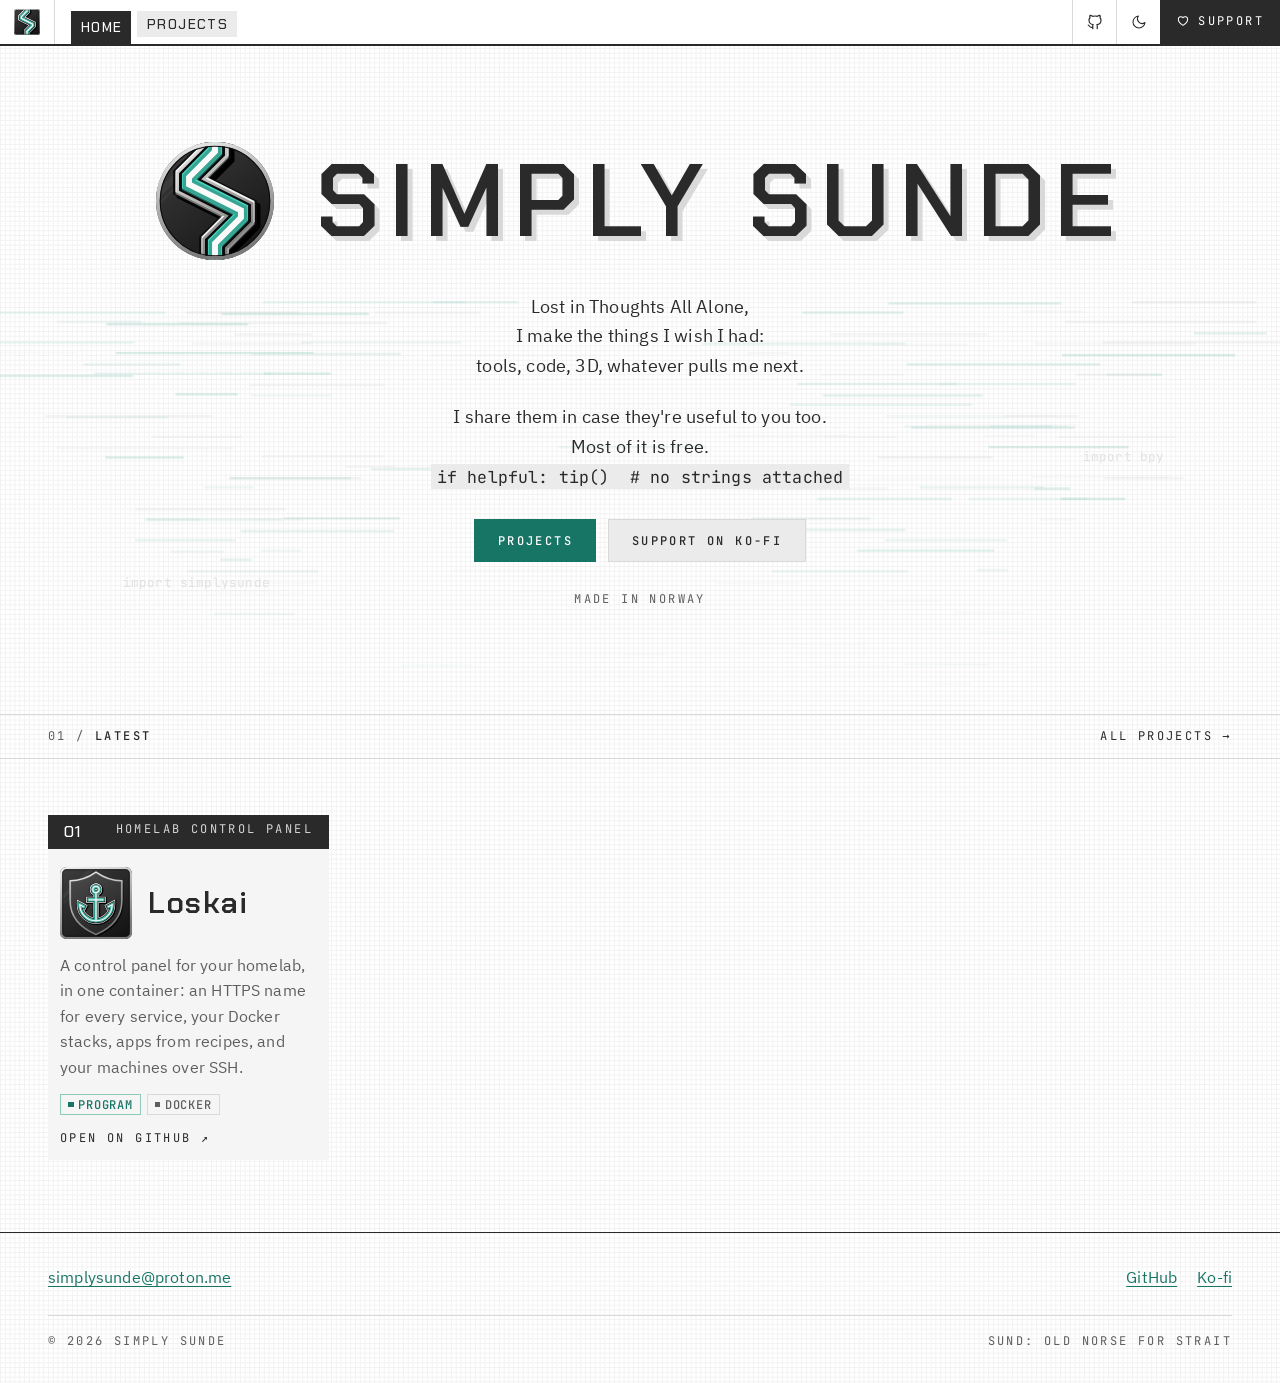
<file: index.html>
<!doctype html>
<html lang="en" class="ss">
<head>
<meta charset="utf-8">
<meta name="viewport" content="width=device-width, initial-scale=1">
<title>Simply Sunde</title>
<meta name="description" content="Tools, code and 3D by Simply Sunde. Shared in case they're useful to you too.">
<link rel="icon" href="mark.svg" type="image/svg+xml">
<link rel="preload" href="fonts/chakra-petch-600.woff2" as="font" type="font/woff2" crossorigin>
<link rel="preload" href="fonts/ibm-plex-sans-400.woff2" as="font" type="font/woff2" crossorigin>
<link rel="stylesheet" href="fonts.css">
<link rel="stylesheet" href="simplysunde.css">
<link rel="stylesheet" href="site.css">
<style>
  /* the home page's hero; the shared layout is in site.css */
  /* hero */
  .hero { position: relative; padding: 96px 24px 88px; text-align: center }
  .hero .name { display: flex; align-items: center; justify-content: center; gap: 0.4em; flex-wrap: wrap; margin: 0 0 32px; font-size: clamp(2.4rem, 8vw, 6.5rem); letter-spacing: 0.08em; line-height: 1; text-shadow: 0.05em 0.05em 0 var(--ss-border) }
  .hero .name img { width: 1.15em; height: 1.15em }
  .hero .verse { font-size: 1.15rem; margin: 0 auto 1.4rem; max-width: 34rem }
  .hero .actions { display: flex; gap: 12px; justify-content: center; flex-wrap: wrap; margin: 28px 0 0 }
  .hero .actions .ss-button { padding: 0.8rem 1.4rem }
  .hero .note { margin-top: 28px; color: var(--ss-muted) }

  /* water shimmer behind the hero, after the banner's reflection */
  .hero { overflow: hidden }
  .hero > :not(.water) { position: relative }
  .water { position: absolute; left: 0; right: 0; bottom: 0; width: 100%; height: 62%; opacity: 0.75; will-change: transform }
  .water g { will-change: transform, opacity }
  .water .a { fill: var(--ss-accent-soft) }
  .water .g { fill: var(--ss-border) }
  .water text { fill: var(--ss-border); font: 11px var(--ss-font-mono) }
  @media (max-width: 640px) {
    .hero { padding: 64px 16px }
    .hero .verse { font-size: 1rem }
    .hero code { font-size: 0.8em }
  }
</style>
</head>
<body>
<header class="bar">
  <a class="home" href="/" aria-label="Simply Sunde home"><img src="mark-square.svg" alt="" width="26" height="26"></a>
  <nav class="tabs" aria-label="Main">
    <a class="to-home" href="/" aria-current="page">Home</a>
    <a href="projects/">Projects</a>
  </nav>
  <div class="end">
    <a class="icon" href="https://github.com/simplysunde" aria-label="GitHub">
      <svg width="18" height="18" viewBox="0 0 24 24" fill="none" stroke="currentColor" stroke-width="1.6" stroke-linecap="round" stroke-linejoin="round" aria-hidden="true"><path d="M9 19c-4.3 1.4-4.3-2.5-6-3m12 5v-3.5c0-1 .1-1.4-.5-2 2.8-.3 5.5-1.4 5.5-6a4.6 4.6 0 0 0-1.3-3.2 4.2 4.2 0 0 0-.1-3.2s-1.1-.3-3.5 1.3a12.3 12.3 0 0 0-6.2 0C6.5 2.8 5.4 3.1 5.4 3.1a4.2 4.2 0 0 0-.1 3.2A4.6 4.6 0 0 0 4 9.5c0 4.6 2.7 5.7 5.5 6-.6.6-.6 1.2-.5 2V21"/></svg>
    </a>
    <button class="icon" type="button" id="theme" aria-label="Switch light and dark">
      <svg width="16" height="16" viewBox="0 0 24 24" fill="none" stroke="currentColor" stroke-width="1.6" stroke-linecap="round" stroke-linejoin="round" aria-hidden="true"><path d="M21 12.8A9 9 0 1 1 11.2 3a7 7 0 0 0 9.8 9.8z"/></svg>
    </button>
    <a class="support mono" href="https://ko-fi.com/simplysunde"><svg width="14" height="14" viewBox="0 0.5 24 24" fill="none" stroke="currentColor" stroke-width="1.8" stroke-linecap="round" stroke-linejoin="round" aria-hidden="true"><path d="M12 20s-8-4.6-8-10.4A4.4 4.4 0 0 1 12 7a4.4 4.4 0 0 1 8 2.6C20 15.4 12 20 12 20z"/></svg>Support</a>
  </div>
</header>

<div class="page">
  <main>
    <section class="hero">
      <svg class="water" viewBox="0 0 1200 360" preserveAspectRatio="xMidYMax slice" aria-hidden="true"><g><rect class="a" x="272" y="1" width="176" height="2" opacity="0.31"/><rect class="a" x="816" y="2" width="150" height="2" opacity="0.52"/><rect class="a" x="420" y="1" width="74" height="2" opacity="0.39"/><rect class="g" x="1028" y="1" width="108" height="2" opacity="0.66"/><rect class="g" x="369" y="10" width="92" height="2" opacity="0.48"/><rect class="a" x="20" y="10" width="167" height="2" opacity="0.39"/><rect class="g" x="205" y="10" width="99" height="2" opacity="0.69"/><rect class="a" x="741" y="10" width="88" height="2" opacity="0.51"/><rect class="a" x="236" y="11" width="128" height="2" opacity="0.69"/><rect class="g" x="932" y="9" width="53" height="2" opacity="0.29"/><rect class="g" x="198" y="19" width="182" height="2" opacity="0.55"/><rect class="a" x="136" y="20" width="123" height="2" opacity="0.69"/><rect class="g" x="970" y="18" width="166" height="2" opacity="0.61"/><rect class="a" x="93" y="18" width="73" height="2" opacity="0.25"/><rect class="a" x="1082" y="28" width="63" height="2" opacity="0.51"/><rect class="g" x="247" y="29" width="68" height="2" opacity="0.51"/><rect class="g" x="766" y="29" width="137" height="2" opacity="0.40"/><rect class="g" x="1002" y="36" width="177" height="2" opacity="0.59"/><rect class="g" x="943" y="37" width="139" height="2" opacity="0.42"/><rect class="g" x="802" y="38" width="83" height="2" opacity="0.38"/><rect class="a" x="654" y="37" width="177" height="2" opacity="0.40"/><rect class="g" x="210" y="37" width="104" height="2" opacity="0.45"/><rect class="a" x="17" y="36" width="143" height="2" opacity="0.38"/><rect class="a" x="305" y="36" width="139" height="2" opacity="0.29"/><rect class="a" x="967" y="47" width="151" height="2" opacity="0.64"/><rect class="g" x="192" y="45" width="40" height="2" opacity="0.27"/><rect class="g" x="694" y="45" width="36" height="2" opacity="0.37"/><rect class="a" x="262" y="46" width="130" height="2" opacity="0.41"/><rect class="g" x="418" y="47" width="144" height="2" opacity="0.24"/><rect class="a" x="144" y="45" width="172" height="2" opacity="0.65"/><rect class="g" x="677" y="46" width="65" height="2" opacity="0.17"/><rect class="g" x="32" y="45" width="79" height="2" opacity="0.24"/><rect class="a" x="832" y="55" width="168" height="2" opacity="0.52"/><rect class="a" x="116" y="55" width="84" height="2" opacity="0.38"/><rect class="a" x="1006" y="64" width="48" height="2" opacity="0.57"/><rect class="g" x="758" y="64" width="71" height="2" opacity="0.31"/><rect class="g" x="980" y="64" width="66" height="2" opacity="0.58"/><rect class="a" x="125" y="63" width="154" height="2" opacity="0.36"/><rect class="a" x="273" y="63" width="58" height="2" opacity="0.63"/><rect class="a" x="39" y="65" width="120" height="2" opacity="0.57"/><rect class="a" x="737" y="72" width="139" height="2" opacity="0.41"/><rect class="g" x="261" y="73" width="117" height="2" opacity="0.44"/><rect class="a" x="860" y="72" width="119" height="2" opacity="0.32"/><rect class="a" x="759" y="82" width="139" height="2" opacity="0.49"/><rect class="a" x="196" y="81" width="54" height="2" opacity="0.61"/><rect class="a" x="262" y="82" width="70" height="2" opacity="0.23"/><rect class="g" x="544" y="90" width="75" height="2" opacity="0.10"/><rect class="a" x="730" y="90" width="159" height="2" opacity="0.36"/><rect class="g" x="153" y="100" width="48" height="2" opacity="0.24"/><rect class="g" x="707" y="101" width="58" height="2" opacity="0.16"/><rect class="g" x="83" y="100" width="145" height="2" opacity="0.51"/><rect class="a" x="814" y="100" width="150" height="2" opacity="0.21"/><rect class="a" x="101" y="101" width="88" height="2" opacity="0.28"/><rect class="g" x="916" y="100" width="65" height="2" opacity="0.53"/><rect class="a" x="836" y="110" width="142" height="2" opacity="0.51"/><rect class="a" x="905" y="109" width="53" height="2" opacity="0.46"/><rect class="g" x="849" y="108" width="133" height="2" opacity="0.22"/><rect class="a" x="830" y="109" width="142" height="2" opacity="0.28"/><rect class="g" x="761" y="118" width="62" height="2" opacity="0.36"/><rect class="g" x="964" y="118" width="101" height="2" opacity="0.41"/><rect class="g" x="677" y="117" width="103" height="2" opacity="0.25"/><rect class="g" x="466" y="118" width="75" height="2" opacity="0.13"/><rect class="g" x="175" y="118" width="79" height="2" opacity="0.44"/><rect class="g" x="900" y="117" width="44" height="2" opacity="0.30"/></g><g><rect class="a" x="529" y="127" width="128" height="2" opacity="0.16"/><rect class="a" x="903" y="127" width="122" height="2" opacity="0.41"/><rect class="g" x="93" y="128" width="154" height="2" opacity="0.23"/><rect class="a" x="135" y="136" width="68" height="2" opacity="0.45"/><rect class="g" x="271" y="135" width="106" height="2" opacity="0.26"/><rect class="g" x="807" y="136" width="100" height="2" opacity="0.44"/><rect class="g" x="377" y="145" width="68" height="2" opacity="0.16"/><rect class="g" x="676" y="146" width="79" height="2" opacity="0.12"/><rect class="g" x="344" y="144" width="43" height="2" opacity="0.35"/><rect class="a" x="366" y="146" width="121" height="2" opacity="0.28"/><rect class="g" x="941" y="153" width="120" height="2" opacity="0.21"/><rect class="g" x="801" y="154" width="113" height="2" opacity="0.17"/><rect class="a" x="244" y="154" width="104" height="2" opacity="0.49"/><rect class="g" x="242" y="154" width="115" height="2" opacity="0.48"/><rect class="g" x="695" y="155" width="95" height="2" opacity="0.14"/><rect class="g" x="1004" y="154" width="69" height="2" opacity="0.36"/><rect class="a" x="943" y="163" width="31" height="2" opacity="0.41"/><rect class="a" x="843" y="162" width="108" height="2" opacity="0.26"/><rect class="a" x="221" y="162" width="43" height="2" opacity="0.19"/><rect class="g" x="452" y="163" width="55" height="2" opacity="0.23"/><rect class="g" x="699" y="163" width="116" height="2" opacity="0.31"/><rect class="a" x="966" y="172" width="56" height="2" opacity="0.46"/><rect class="a" x="886" y="172" width="103" height="2" opacity="0.23"/><rect class="a" x="754" y="172" width="117" height="2" opacity="0.31"/><rect class="g" x="161" y="181" width="131" height="2" opacity="0.40"/><rect class="a" x="171" y="190" width="118" height="2" opacity="0.29"/><rect class="g" x="263" y="190" width="43" height="2" opacity="0.28"/><rect class="a" x="290" y="189" width="101" height="2" opacity="0.41"/><rect class="g" x="729" y="190" width="74" height="2" opacity="0.17"/><rect class="a" x="169" y="190" width="49" height="2" opacity="0.23"/><rect class="g" x="948" y="190" width="31" height="2" opacity="0.19"/><rect class="a" x="697" y="189" width="103" height="2" opacity="0.22"/><rect class="g" x="467" y="189" width="46" height="2" opacity="0.14"/><rect class="a" x="253" y="200" width="133" height="2" opacity="0.29"/><rect class="a" x="730" y="199" width="101" height="2" opacity="0.31"/><rect class="a" x="161" y="208" width="87" height="2" opacity="0.30"/><rect class="a" x="576" y="207" width="43" height="2" opacity="0.06"/><rect class="a" x="813" y="208" width="106" height="2" opacity="0.24"/><rect class="a" x="270" y="217" width="35" height="2" opacity="0.16"/><rect class="a" x="191" y="218" width="47" height="2" opacity="0.16"/><rect class="a" x="789" y="217" width="119" height="2" opacity="0.36"/><rect class="a" x="235" y="225" width="27" height="2" opacity="0.32"/><rect class="a" x="893" y="234" width="27" height="2" opacity="0.20"/><rect class="a" x="206" y="235" width="114" height="2" opacity="0.21"/><rect class="g" x="435" y="234" width="110" height="2" opacity="0.09"/><rect class="a" x="715" y="235" width="118" height="2" opacity="0.22"/></g><g><rect class="a" x="201" y="245" width="119" height="2" opacity="0.17"/><rect class="a" x="665" y="245" width="75" height="2" opacity="0.17"/><rect class="a" x="486" y="253" width="45" height="2" opacity="0.08"/><rect class="g" x="189" y="252" width="103" height="2" opacity="0.30"/><rect class="g" x="222" y="254" width="86" height="2" opacity="0.23"/><rect class="a" x="814" y="261" width="46" height="2" opacity="0.18"/><rect class="a" x="230" y="272" width="69" height="2" opacity="0.33"/><rect class="a" x="873" y="271" width="62" height="2" opacity="0.15"/><rect class="a" x="534" y="271" width="73" height="2" opacity="0.05"/><rect class="g" x="279" y="281" width="42" height="2" opacity="0.20"/><rect class="a" x="896" y="288" width="36" height="2" opacity="0.19"/><rect class="g" x="685" y="298" width="59" height="2" opacity="0.11"/><rect class="a" x="731" y="299" width="66" height="2" opacity="0.09"/><rect class="a" x="586" y="307" width="73" height="2" opacity="0.06"/><rect class="a" x="520" y="307" width="100" height="2" opacity="0.09"/><rect class="g" x="867" y="306" width="60" height="2" opacity="0.18"/><rect class="a" x="737" y="307" width="59" height="2" opacity="0.10"/><rect class="a" x="830" y="316" width="73" height="2" opacity="0.22"/><rect class="a" x="392" y="317" width="63" height="2" opacity="0.16"/><rect class="a" x="860" y="316" width="69" height="2" opacity="0.10"/><rect class="a" x="746" y="317" width="71" height="2" opacity="0.09"/><rect class="g" x="765" y="325" width="78" height="2" opacity="0.16"/><rect class="a" x="272" y="324" width="70" height="2" opacity="0.11"/><rect class="a" x="620" y="335" width="50" height="2" opacity="0.07"/><rect class="a" x="856" y="333" width="32" height="2" opacity="0.09"/><rect class="g" x="810" y="351" width="83" height="2" opacity="0.17"/><rect class="g" x="325" y="351" width="57" height="2" opacity="0.07"/></g><text x="150" y="250">import simplysunde</text><text x="985" y="140">import bpy</text></svg>
      <h1 class="name"><img src="mark.svg" alt="">Simply Sunde</h1>
      <p class="verse">
        Lost in Thoughts All Alone,<br>
        I make the things I wish I had:<br>
        tools, code, 3D, whatever pulls me next.
      </p>
      <p class="verse">
        I share them in case they're useful to you too.<br>
        Most of it is free.<br>
        <code>if helpful: tip()  # no strings attached</code>
      </p>
      <div class="actions">
        <a class="ss-button ss-primary mono" href="projects/">Projects</a>
        <a class="ss-button mono" href="https://ko-fi.com/simplysunde">Support on Ko-fi</a>
      </div>
      <p class="note mono">Made in Norway</p>
    </section>

    <div class="section-bar mono" id="latest"><span>01 / <b>Latest</b></span><a href="projects/">All projects →</a></div>
    <section class="section">
      <div class="projects">
        <!-- The latest projects (or pinned ones), up to three, newest first; every
             project is on projects/index.html. No version number: the repo
             always shows the latest release. Tags: the type in accent, then a
             few that narrow it down (Docker, Windows, Blender).
        <article class="ss-panel">
          <a class="ss-title" href="REPO_URL">NN <span>WHAT_IT_IS</span></a>
          <div class="top"><img src="projects/NAME.svg" width="72" height="72" alt=""><h3>NAME</h3></div>
          <p class="desc">ONE_LINE_DESCRIPTION</p>
          <p class="tags"><span class="ss-tag accent">TYPE</span><span class="ss-tag">DETAIL</span></p>
          <a class="go mono" href="REPO_URL">Open on GitHub ↗</a>
        </article>
        -->
        <article class="ss-panel">
          <a class="ss-title" href="https://github.com/simplysunde/loskai">01 <span>Homelab control panel</span></a>
          <div class="top"><img src="projects/loskai.svg" width="72" height="72" alt=""><h3>Loskai</h3></div>
          <p class="desc">A control panel for your homelab, in one container: an HTTPS name for every service, your Docker stacks, apps from recipes, and your machines over SSH.</p>
          <p class="tags"><span class="ss-tag accent">Program</span><span class="ss-tag">Docker</span></p>
          <a class="go mono" href="https://github.com/simplysunde/loskai">Open on GitHub ↗</a>
        </article>
      </div>
    </section>
  </main>

  <footer>
    <a href="mailto:simplysunde@proton.me">simplysunde@proton.me</a>
    <nav aria-label="Elsewhere">
      <a href="https://github.com/simplysunde">GitHub</a>
      <a href="https://ko-fi.com/simplysunde">Ko-fi</a>
    </nav>
    <div class="mono"><span>© 2026 Simply Sunde</span><span>Sund: Old Norse for strait</span></div>
  </footer>
</div>

<script src="site.js"></script>

<script>
(() => {
  const water = document.querySelector('.water');
  if (!water || matchMedia('(prefers-reduced-motion: reduce)').matches) return;
  const groups = [...water.querySelectorAll('g')];
  let queued = false;
  const draw = () => {
    queued = false;
    const y = Math.min(scrollY, innerHeight * 1.5);
    water.style.transform = 'translateY(' + (y * 0.35).toFixed(1) + 'px)';
    groups.forEach((g, i) => {
      const dir = i % 2 ? -1 : 1;
      g.style.transform = 'translateX(' + (dir * y * 0.05 * (i + 1)).toFixed(1) + 'px)';
      g.style.opacity = (0.7 + 0.3 * Math.sin(y / 70 + i * 2.1)).toFixed(3);
    });
  };
  addEventListener('scroll', () => { if (!queued) { queued = true; requestAnimationFrame(draw); } }, { passive: true });
  draw();
})();
</script>
</body>
</html>
</file>
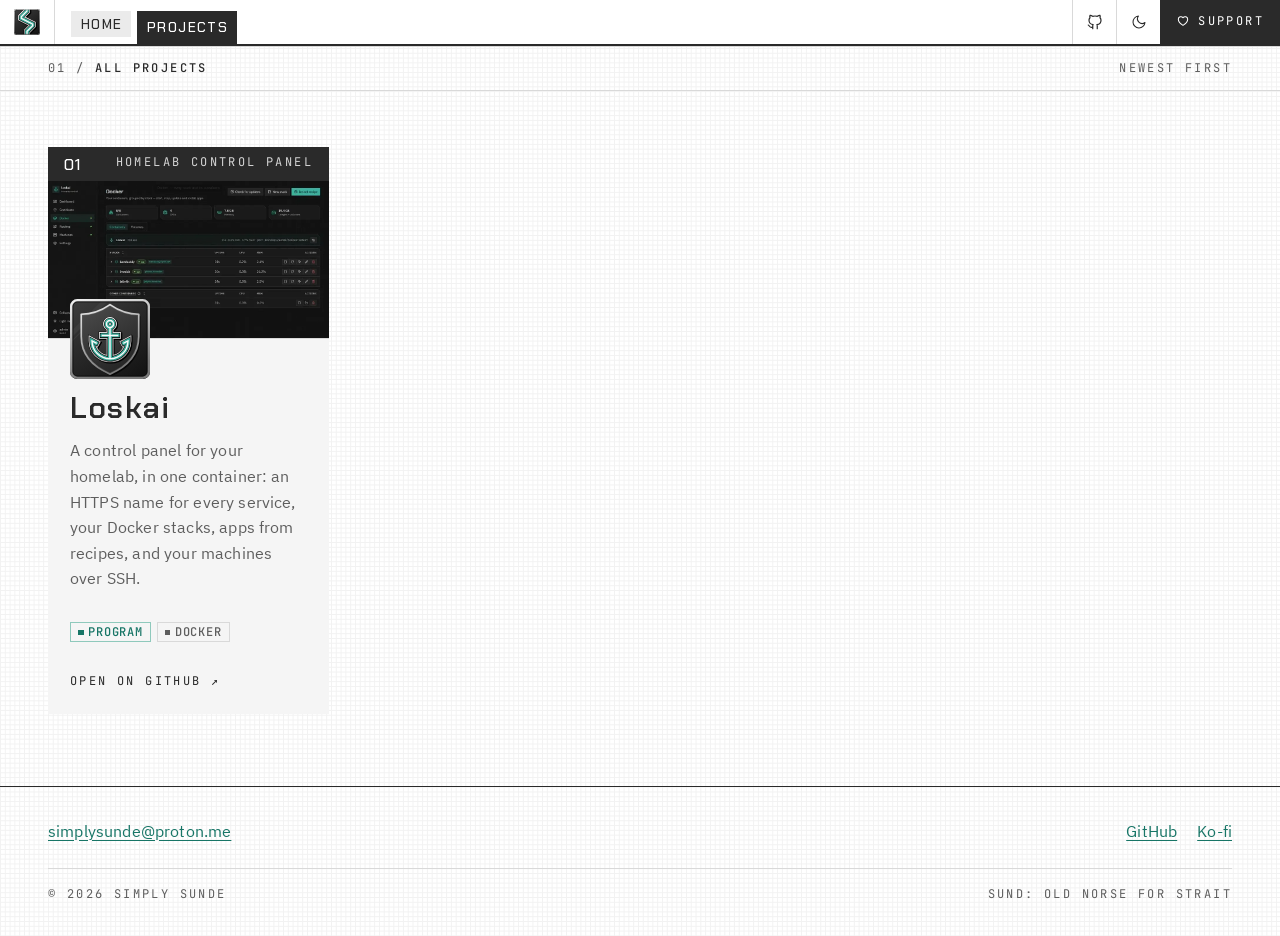
<file: projects/index.html>
<!doctype html>
<html lang="en" class="ss">
<head>
<meta charset="utf-8">
<meta name="viewport" content="width=device-width, initial-scale=1">
<title>Projects · Simply Sunde</title>
<meta name="description" content="Everything Simply Sunde has released: programs, scripts, 3D and prints.">
<link rel="icon" href="../mark.svg" type="image/svg+xml">
<link rel="preload" href="../fonts/chakra-petch-600.woff2" as="font" type="font/woff2" crossorigin>
<link rel="preload" href="../fonts/ibm-plex-sans-400.woff2" as="font" type="font/woff2" crossorigin>
<link rel="stylesheet" href="../fonts.css">
<link rel="stylesheet" href="../simplysunde.css">
<link rel="stylesheet" href="../site.css">
</head>
<body>
<header class="bar">
  <a class="home" href="../" aria-label="Simply Sunde home"><img src="../mark-square.svg" alt="" width="26" height="26"></a>
  <nav class="tabs" aria-label="Main">
    <a class="to-home" href="../">Home</a>
    <a href="./" aria-current="page">Projects</a>
  </nav>
  <div class="end">
    <a class="icon" href="https://github.com/simplysunde" aria-label="GitHub">
      <svg width="18" height="18" viewBox="0 0 24 24" fill="none" stroke="currentColor" stroke-width="1.6" stroke-linecap="round" stroke-linejoin="round" aria-hidden="true"><path d="M9 19c-4.3 1.4-4.3-2.5-6-3m12 5v-3.5c0-1 .1-1.4-.5-2 2.8-.3 5.5-1.4 5.5-6a4.6 4.6 0 0 0-1.3-3.2 4.2 4.2 0 0 0-.1-3.2s-1.1-.3-3.5 1.3a12.3 12.3 0 0 0-6.2 0C6.5 2.8 5.4 3.1 5.4 3.1a4.2 4.2 0 0 0-.1 3.2A4.6 4.6 0 0 0 4 9.5c0 4.6 2.7 5.7 5.5 6-.6.6-.6 1.2-.5 2V21"/></svg>
    </a>
    <button class="icon" type="button" id="theme" aria-label="Switch light and dark">
      <svg width="16" height="16" viewBox="0 0 24 24" fill="none" stroke="currentColor" stroke-width="1.6" stroke-linecap="round" stroke-linejoin="round" aria-hidden="true"><path d="M21 12.8A9 9 0 1 1 11.2 3a7 7 0 0 0 9.8 9.8z"/></svg>
    </button>
    <a class="support mono" href="https://ko-fi.com/simplysunde"><svg width="14" height="14" viewBox="0 0.5 24 24" fill="none" stroke="currentColor" stroke-width="1.8" stroke-linecap="round" stroke-linejoin="round" aria-hidden="true"><path d="M12 20s-8-4.6-8-10.4A4.4 4.4 0 0 1 12 7a4.4 4.4 0 0 1 8 2.6C20 15.4 12 20 12 20z"/></svg>Support</a>
  </div>
</header>

<div class="page">
  <main>
    <div class="section-bar mono"><span>01 / <b>All projects</b></span><span>Newest first</span></div>
    <section class="section">
      <div class="projects">
        <!-- Every project, newest first: the home page's card plus a screenshot
             (projects/NAME.webp, 16:9, from what the project already shows publicly).
        <article class="ss-panel shot">
          <a class="ss-title" href="REPO_URL">NN <span>WHAT_IT_IS</span></a>
          <img class="screen" src="NAME.webp" width="960" height="540" alt="NAME's SCREEN">
          <div class="body">
            <img class="badge" src="NAME.svg" width="80" height="80" alt="">
            <h3>NAME</h3>
            <p class="desc">ONE_LINE_DESCRIPTION</p>
            <p class="tags"><span class="ss-tag accent">TYPE</span><span class="ss-tag">DETAIL</span></p>
            <a class="go mono" href="REPO_URL">Open on GitHub ↗</a>
          </div>
        </article>
        -->
        <article class="ss-panel shot">
          <a class="ss-title" href="https://github.com/simplysunde/loskai">01 <span>Homelab control panel</span></a>
          <img class="screen" src="loskai.webp" width="960" height="540" alt="Loskai's Docker page: stacks with their uptime, CPU and memory">
          <div class="body">
            <img class="badge" src="loskai.svg" width="80" height="80" alt="">
            <h3>Loskai</h3>
            <p class="desc">A control panel for your homelab, in one container: an HTTPS name for every service, your Docker stacks, apps from recipes, and your machines over SSH.</p>
            <p class="tags"><span class="ss-tag accent">Program</span><span class="ss-tag">Docker</span></p>
            <a class="go mono" href="https://github.com/simplysunde/loskai">Open on GitHub ↗</a>
          </div>
        </article>
      </div>
    </section>
  </main>

  <footer>
    <a href="mailto:simplysunde@proton.me">simplysunde@proton.me</a>
    <nav aria-label="Elsewhere">
      <a href="https://github.com/simplysunde">GitHub</a>
      <a href="https://ko-fi.com/simplysunde">Ko-fi</a>
    </nav>
    <div class="mono"><span>© 2026 Simply Sunde</span><span>Sund: Old Norse for strait</span></div>
  </footer>
</div>

<script src="../site.js"></script>
</body>
</html>
</file>
<file: fonts.css>
/* Simply Sunde UI fonts: the three named in simplysunde.css, self-hosted.
   Load this before simplysunde.css, and keep the fonts/ folder beside it.
   Latin characters only (covers æ, ø, å).
   All three are under the SIL Open Font License 1.1: see fonts/OFL-*.txt.
   Plex Sans has one file per weight and italic, IBM's own Latin cuts, so
   <strong> and <em> use the real letters. JetBrains Mono is variable. */
@font-face { font-family: "Chakra Petch"; font-style: normal; font-weight: 500; font-display: swap; src: url(fonts/chakra-petch-500.woff2) format("woff2") }
@font-face { font-family: "Chakra Petch"; font-style: normal; font-weight: 600; font-display: swap; src: url(fonts/chakra-petch-600.woff2) format("woff2") }
@font-face { font-family: "IBM Plex Sans"; font-style: normal; font-weight: 400; font-display: swap; src: url(fonts/ibm-plex-sans-400.woff2) format("woff2") }
@font-face { font-family: "IBM Plex Sans"; font-style: normal; font-weight: 500; font-display: swap; src: url(fonts/ibm-plex-sans-500.woff2) format("woff2") }
@font-face { font-family: "IBM Plex Sans"; font-style: normal; font-weight: 700; font-display: swap; src: url(fonts/ibm-plex-sans-700.woff2) format("woff2") }
@font-face { font-family: "IBM Plex Sans"; font-style: italic; font-weight: 400; font-display: swap; src: url(fonts/ibm-plex-sans-400-italic.woff2) format("woff2") }
@font-face { font-family: "IBM Plex Sans"; font-style: italic; font-weight: 700; font-display: swap; src: url(fonts/ibm-plex-sans-700-italic.woff2) format("woff2") }
@font-face { font-family: "JetBrains Mono"; font-style: normal; font-weight: 400 500; font-display: swap; src: url(fonts/jetbrains-mono.woff2) format("woff2") }
</file>
<file: simplysunde.css>
/* Simply Sunde UI v0.2: the brand theme for apps and sites.
   Structure adapted from YoRHa by Ethan Chan (MIT, see LICENSE-yorha):
   grid-paper background, side stripes, square markers, bar-fill buttons.
   Colours are the Simply Sunde palette (brand/palette.html).

   Use: put class="ss" on <html> (whole page) or on any container (one part
   of an app). Styles only apply inside it. Apart from the page background,
   text colour and font on .ss itself, every selector sits in :where(), so
   the app's own CSS always wins without !important.
   Theme follows the system; set data-theme="light" or "dark" on <html> to force one. */

/* ---- tokens: the one place the brand's interface colours are set.
   brand/palette.html reads them from here; change colours here only. */
:root {
  --ss-bg: #FFFFFF;      --ss-surface: #F5F5F5;  --ss-raised: #EBEBEB;
  --ss-border: #D9D9D9;  --ss-text: #2A2A2A;     --ss-muted: #5E5E5E;
  --ss-accent: #177566;  --ss-on-accent: #FFFFFF; --ss-accent-soft: #8FC9BC;
  --ss-success: #37732A; --ss-success-soft: #EBF1EA;
  --ss-warning: #8A5A12; --ss-warning-soft: #F3EFE7;
  --ss-error: #B3323A;   --ss-error-soft: #F7EBEB;
  --ss-info: #1F649E;    --ss-info-soft: #E9F0F5;
  --ss-grid: #F2F2F2;
  --ss-ink: #2A2A2A;     --ss-on-ink: #FFFFFF;   /* title bars, hover fill, highlight */
  --ss-rule: #2A2A2A;    /* strong lines: H2, table head, square markers */
  --ss-font-display: "Chakra Petch", "Segoe UI", system-ui, sans-serif;
  --ss-font-body: "IBM Plex Sans", "Segoe UI", system-ui, sans-serif;
  --ss-font-mono: "JetBrains Mono", "DejaVu Sans Mono", ui-monospace, monospace;
  --ss-cut: 10px;         /* the mitred corner on panels, after the angular mark */
  --ss-speed: 0.2s;
}
@media (prefers-color-scheme: dark) { :root:not([data-theme="light"]) {
  --ss-bg: #0F0F0F;      --ss-surface: #1A1A1A;  --ss-raised: #242424;
  --ss-border: #333333;  --ss-text: #EDEDED;     --ss-muted: #A3A3A3;
  --ss-accent: #3BB3A0;  --ss-on-accent: #0F0F0F; --ss-accent-soft: #246C61;
  --ss-success: #7CC46A; --ss-success-soft: #1E281C;
  --ss-warning: #E0A84A; --ss-warning-soft: #2C2417;
  --ss-error: #E5676B;   --ss-error-soft: #2D1B1C;
  --ss-info: #5AA9E6;    --ss-info-soft: #1A252D;
  --ss-grid: #171717;
  --ss-ink: #333333;     --ss-on-ink: #EDEDED;
  --ss-rule: #5E5E5E;
  color-scheme: dark;
} }
:root[data-theme="dark"] {
  --ss-bg: #0F0F0F;      --ss-surface: #1A1A1A;  --ss-raised: #242424;
  --ss-border: #333333;  --ss-text: #EDEDED;     --ss-muted: #A3A3A3;
  --ss-accent: #3BB3A0;  --ss-on-accent: #0F0F0F; --ss-accent-soft: #246C61;
  --ss-success: #7CC46A; --ss-success-soft: #1E281C;
  --ss-warning: #E0A84A; --ss-warning-soft: #2C2417;
  --ss-error: #E5676B;   --ss-error-soft: #2D1B1C;
  --ss-info: #5AA9E6;    --ss-info-soft: #1A252D;
  --ss-grid: #171717;
  --ss-ink: #333333;     --ss-on-ink: #EDEDED;
  --ss-rule: #5E5E5E;
  color-scheme: dark;
}

/* ---- page. The .ss element itself has normal class weight, so a reset's
   plain body {} rule can't paint over the theme; with .ss on <html>, body
   turns transparent and inherits. Everything inside stays in :where(). */
.ss {
  background-color: var(--ss-bg);
  background-size: 0.3rem 0.3rem;
  background-image: linear-gradient(to right, var(--ss-grid) 1px, transparent 1px),
                    linear-gradient(to bottom, var(--ss-grid) 1px, transparent 1px);
  color: var(--ss-text);
  font: 400 1rem/1.6 var(--ss-font-body);
  letter-spacing: 0.01em;
}
html.ss > body { background: transparent; color: inherit; font: inherit; letter-spacing: inherit }
:where(.ss) *, :where(.ss) *::before, :where(.ss) *::after { box-sizing: border-box }
:where(.ss) ::selection { background-color: var(--ss-accent-soft); color: var(--ss-text) }
:where(.ss) :focus-visible { outline: 2px solid var(--ss-accent); outline-offset: 2px }

/* ---- text */
:where(.ss) :where(p) { margin: 0 0 1rem }
:where(.ss) :where(a) { color: var(--ss-accent); text-underline-offset: 0.2em }
:where(.ss) :where(a:hover) { text-decoration-thickness: 2px }
:where(.ss) :where(mark) { background-color: var(--ss-ink); color: var(--ss-on-ink); padding: 0 0.2em }
:where(.ss) :where(h1, h2, h3, h4, h5, h6) { font-family: var(--ss-font-display); font-weight: 500; line-height: 1.2; margin: 1.5rem 0 0.75rem }
:where(.ss) :where(h1) { font-size: 2.2rem; font-weight: 600; text-transform: uppercase; letter-spacing: 0.3em; text-shadow: 0.2em 0.2em 0 var(--ss-border) }
:where(.ss) :where(h2) { font-size: 1.5rem; border: solid var(--ss-rule); border-width: 1px 0; padding: 0.15rem 1rem }
:where(.ss) :where(h3, h4, h5, h6) { letter-spacing: 0.06em }
:where(.ss) :where(h3) { font-size: 1.2rem }
:where(.ss) :where(small, figcaption small) { color: var(--ss-muted) }
:where(.ss) :where(hr) { margin: 1.5rem 0; border: 0; border-top: 1px solid var(--ss-border) }
:where(.ss) :where(code, kbd, samp, pre) { font-family: var(--ss-font-mono); font-size: 0.9em }
:where(.ss) :where(code) { background: var(--ss-raised); padding: 0.1em 0.35em }
:where(.ss) :where(kbd) { border: 1px solid var(--ss-border); border-bottom-width: 2px; padding: 0 0.35em }
:where(.ss) :where(pre) { background-color: var(--ss-surface); border-left: 2px solid var(--ss-border); padding: 1rem; overflow-x: auto }
:where(.ss) :where(pre code) { background: none; padding: 0 }

/* side stripes: one thick, one thin, left of the block */
:where(.ss) :where(blockquote) { position: relative; margin: 1rem 0 1rem 1.5rem; padding: 0.5rem 0.75rem; color: var(--ss-muted) }
:where(.ss) :where(blockquote)::before {
  content: ""; position: absolute; top: 0; bottom: 0; left: -1.25rem; width: 0.3rem;
  border: solid var(--ss-border); border-width: 0 0.2rem 0 0.6rem;
}
/* square markers */
:where(.ss) :where(cite) { position: relative; padding-left: 1.4rem; font-style: normal }
:where(.ss) :where(cite)::before { content: ""; position: absolute; left: 0; top: 0.45em; width: 0.6rem; height: 0.6rem; background: var(--ss-rule) }
:where(.ss) :where(ul) { list-style: square; padding-left: 1.4rem }
:where(.ss) :where(ul li)::marker { color: var(--ss-muted) }

/* ---- tables */
:where(.ss) :where(table) { border-collapse: collapse; width: 100%; font-variant-numeric: tabular-nums }
:where(.ss) :where(th, td) { padding: 0.5rem 0.75rem; text-align: left; border-bottom: 1px solid var(--ss-border) }
:where(.ss) :where(th) { font: 500 0.8rem var(--ss-font-mono); letter-spacing: 0.08em; text-transform: uppercase; color: var(--ss-muted); border-bottom: 1px solid var(--ss-rule) }
:where(.ss) :where(tbody tr:hover) { background: var(--ss-surface) }

/* ---- panels: YoRHa's figure with its dark title bar, with the mitred corners.
   The corners are a bevelled border, not a clip, so menus and dialogs inside
   a panel aren't cut off. Square where corner-shape isn't supported. */
:where(.ss) :where(figure, .ss-panel) {
  margin: 0 0 1rem; padding: 0.75rem; background: var(--ss-surface);
  display: flex; flex-direction: column; gap: 0.5rem;
}
:where(.ss) :where(figure > figcaption, .ss-panel > .ss-title) {
  order: -1; margin: -0.75rem -0.75rem 0.25rem; padding: 0.4rem 1rem;
  background: var(--ss-ink); color: var(--ss-on-ink);
  font: 500 1rem var(--ss-font-display); letter-spacing: 0.06em;
}
@supports (corner-shape: bevel) {
  :where(.ss) :where(figure, .ss-panel) { border-radius: 0 var(--ss-cut); corner-shape: bevel }
  :where(.ss) :where(figure > figcaption, .ss-panel > .ss-title) { border-top-right-radius: var(--ss-cut); corner-shape: bevel }
}
:where(.ss) :where(figure > :not(figcaption), .ss-panel > :not(.ss-title)) { margin: 0 }

/* ---- forms */
:where(.ss) :where(fieldset) { border: 1px solid var(--ss-border); padding: 0.5rem 1rem 1rem; margin: 0 0 1rem }
:where(.ss) :where(legend) { padding: 0 0.5rem; font-family: var(--ss-font-display); letter-spacing: 0.06em }
:where(.ss) :where(label) { display: inline-block; margin: 0.5rem 0 0.25rem }
:where(.ss) :where(input:not([type=checkbox], [type=radio], [type=range], [type=submit], [type=button], [type=reset], [type=file]), select, textarea) {
  padding: 0.5rem 0.6rem; font: inherit; letter-spacing: inherit; color: inherit;
  background-color: var(--ss-raised); border: 0; border-bottom: 1px solid var(--ss-border); border-radius: 0;
  appearance: none; transition: border-color var(--ss-speed), box-shadow var(--ss-speed);
}
:where(.ss) :where(input, select, textarea):focus-visible { outline: none; border-bottom-color: var(--ss-accent); box-shadow: 0 1px 0 var(--ss-accent) }
:where(.ss) :where(select) {
  padding-right: 2rem; cursor: pointer;
  background-image: linear-gradient(45deg, transparent 50%, var(--ss-text) 50%), linear-gradient(-45deg, transparent 50%, var(--ss-text) 50%);
  background-size: 5px 5px, 5px 5px; background-position: calc(100% - 15px) 50%, calc(100% - 10px) 50%; background-repeat: no-repeat;
}
:where(.ss) :where(::placeholder) { color: var(--ss-muted); opacity: 1 }
:where(.ss) :where(input[type=checkbox], input[type=radio], input[type=range], progress) { accent-color: var(--ss-accent) }
:where(.ss) :where(progress) { width: 100%; height: 0.5rem }

/* ---- buttons: a bar fills in from the left on hover, with lines above and below */
:where(.ss) :where(button, .ss-button, input[type=submit], input[type=button], input[type=reset]) {
  position: relative; z-index: 0; display: inline-block; cursor: pointer;
  padding: 0.5rem 1rem; border: 1px solid var(--ss-border); border-radius: 0;
  font: 500 0.95rem var(--ss-font-body); letter-spacing: 0.03em; text-decoration: none;
  background-color: var(--ss-raised); color: var(--ss-text);
  transition: color var(--ss-speed), background-color var(--ss-speed);
}
:where(.ss) :where(button, .ss-button)::before, :where(.ss) :where(button, .ss-button)::after {
  content: ""; position: absolute; transition: all var(--ss-speed) ease-out;
}
:where(.ss) :where(button, .ss-button)::before { inset: -1px; border: solid transparent; border-width: 1px 0 }
:where(.ss) :where(button, .ss-button)::after { top: 0; bottom: 0; left: 0; width: 0; background: var(--ss-ink); z-index: -1 }
:where(.ss) :where(button, .ss-button):where(:hover, :focus-visible):not(:disabled) { background-color: transparent; color: var(--ss-on-ink) }
:where(.ss) :where(button, .ss-button):where(:hover, :focus-visible):not(:disabled)::before { top: -0.3rem; bottom: -0.3rem; border-color: var(--ss-rule) }
:where(.ss) :where(button, .ss-button):where(:hover, :focus-visible):not(:disabled)::after { width: 100% }
:where(.ss) :where(button, .ss-button):active:not(:disabled) { color: var(--ss-text) }
:where(.ss) :where(button, .ss-button):active:not(:disabled)::after { background: var(--ss-raised) }
:where(.ss) :where(input[type=submit], input[type=button], input[type=reset]):hover { background-color: var(--ss-ink); color: var(--ss-on-ink) }
/* the one primary action: glacial */
:where(.ss) :where(.ss-primary) { background-color: var(--ss-accent); border-color: var(--ss-accent); color: var(--ss-on-accent) }
:where(.ss) :where(.ss-primary):where(:hover, :focus-visible):not(:disabled)::before { border-color: var(--ss-accent) }
/* destructive */
:where(.ss) :where(.ss-danger) { background-color: var(--ss-error-soft); border-color: var(--ss-error-soft); color: var(--ss-error) }
:where(.ss) :where(.ss-danger)::after { background: var(--ss-error) }
:where(.ss) :where(.ss-danger):where(:hover, :focus-visible):not(:disabled) { color: var(--ss-bg) }
:where(.ss) :where(.ss-danger):where(:hover, :focus-visible):not(:disabled)::before { border-color: var(--ss-error) }
:where(.ss) :where(button, .ss-button, input):disabled { background-color: var(--ss-surface); border-color: var(--ss-surface); color: var(--ss-muted); cursor: not-allowed }

/* ---- status: soft box with side stripes in the status colour; always with a word, never colour alone */
:where(.ss) :where(.ss-alert) {
  position: relative; margin: 0 0 1rem 1.25rem; padding: 0.6rem 0.9rem;
  background: var(--ss-raised); --ss-tone: var(--ss-muted);
}
:where(.ss) :where(.ss-alert)::before {
  content: ""; position: absolute; top: 0; bottom: 0; left: -1.15rem; width: 0.3rem;
  border: solid var(--ss-tone); border-width: 0 0.2rem 0 0.5rem;
}
:where(.ss) :where(.ss-alert > strong:first-child) { color: var(--ss-tone); font-family: var(--ss-font-display); letter-spacing: 0.04em; margin-right: 0.4rem }
:where(.ss) :where(.ss-alert.success) { background: var(--ss-success-soft); --ss-tone: var(--ss-success) }
:where(.ss) :where(.ss-alert.warning) { background: var(--ss-warning-soft); --ss-tone: var(--ss-warning) }
:where(.ss) :where(.ss-alert.error) { background: var(--ss-error-soft); --ss-tone: var(--ss-error) }
:where(.ss) :where(.ss-alert.info) { background: var(--ss-info-soft); --ss-tone: var(--ss-info) }

/* tag / badge: square marker and mono text */
:where(.ss) :where(.ss-tag) {
  display: inline-flex; align-items: center; gap: 0.4em; padding: 0.1em 0.6em;
  font: 500 0.75rem var(--ss-font-mono); letter-spacing: 0.06em; text-transform: uppercase;
  border: 1px solid var(--ss-border); color: var(--ss-muted);
}
:where(.ss) :where(.ss-tag)::before { content: ""; width: 0.45em; height: 0.45em; background: currentColor }
:where(.ss) :where(.ss-tag.accent) { color: var(--ss-accent); border-color: var(--ss-accent-soft) }
:where(.ss) :where(.ss-tag.success) { color: var(--ss-success) } :where(.ss) :where(.ss-tag.warning) { color: var(--ss-warning) }
:where(.ss) :where(.ss-tag.error) { color: var(--ss-error) }     :where(.ss) :where(.ss-tag.info) { color: var(--ss-info) }

/* ---- details */
:where(.ss) :where(details) { border-left: 2px solid var(--ss-border); padding: 0.25rem 0 0.25rem 0.9rem; margin: 0 0 1rem }
:where(.ss) :where(summary) { cursor: pointer; font-family: var(--ss-font-display); letter-spacing: 0.04em; list-style: none; position: relative; padding-left: 1.1rem }
:where(.ss) :where(summary)::-webkit-details-marker { display: none }
:where(.ss) :where(summary)::before { content: ""; position: absolute; left: 0; top: 0.5em; width: 0.5rem; height: 0.5rem; background: var(--ss-muted); transition: transform var(--ss-speed) }
:where(.ss) :where(details[open] > summary)::before { background: var(--ss-accent); transform: rotate(45deg) }

@media (prefers-reduced-motion: reduce) { :where(.ss) *, :where(.ss) *::before, :where(.ss) *::after { transition: none !important } }
</file>
<file: site.css>
/* The site's own layout, shared by every page; colours and parts come from
   simplysunde.css. Page-only styles (the home page's hero) stay in the page. */
body { margin: 0; position: relative; overflow-x: hidden }
.mono { font-family: var(--ss-font-mono); font-size: 0.75rem; letter-spacing: 0.2em; text-transform: uppercase }

/* top bar, after the YoRHa menu: tabs standing on a rule, the open one in full
   contrast and joined to it; hover fills a tab in from the left */
.bar { position: sticky; top: 0; z-index: 10; display: flex; align-items: stretch; height: 46px; background: var(--ss-bg); border-bottom: 2px solid var(--ss-rule) }
.bar > * { display: flex; align-items: center }
.bar .home { padding: 0 14px; border-right: 1px solid var(--ss-border) }
.bar a, .bar button { color: inherit; text-decoration: none }

.tabs { flex: 1; align-items: flex-end; gap: 6px; padding: 0 16px }
.tabs a { position: relative; z-index: 0; display: flex; align-items: center; height: 26px; margin-bottom: 7px; padding: 0 calc(10px - 0.1em) 0 10px;   /* letter spacing adds room after the last letter */
  background: var(--ss-raised); font: 500 0.85rem var(--ss-font-display); letter-spacing: 0.1em; text-transform: uppercase; transition: color var(--ss-speed) }
.tabs a::after { content: ""; position: absolute; top: 0; bottom: 0; left: 0; width: 0; z-index: -1; background: var(--ss-text); transition: width var(--ss-speed) ease-out }
.tabs a:is(:hover, :focus-visible) { color: var(--ss-bg) }
.tabs a:is(:hover, :focus-visible)::after { width: 100% }
.tabs a[aria-current] { height: 33px; margin-bottom: 0; background: var(--ss-text); color: var(--ss-bg) }

.bar .end { align-items: stretch }
.bar .icon { display: flex; align-items: center; justify-content: center; width: 44px; border: 0; border-left: 1px solid var(--ss-border); background: none; padding: 0; cursor: pointer; transition: background-color var(--ss-speed) }
.bar .icon::before, .bar .icon::after { display: none }
.bar .icon svg { transition: fill var(--ss-speed) }
.bar .icon:is(:hover, :focus-visible) { background: var(--ss-surface) }
.bar .icon:is(:hover, :focus-visible) svg { fill: currentColor }
.bar .support { display: flex; align-items: center; gap: 8px; padding: 0 16px; background: var(--ss-ink); color: var(--ss-on-ink) !important }
.bar .support svg { position: relative; top: -1px; transition: fill var(--ss-speed) }   /* level with the capitals */
.bar .support:is(:hover, :focus-visible) svg { fill: currentColor }

/* numbered section bar */
#latest { scroll-margin-top: 54px }   /* stop below the pinned top bar */
.section-bar { display: flex; justify-content: space-between; gap: 8px; flex-wrap: wrap; padding: 12px 48px; border-top: 1px solid var(--ss-border); border-bottom: 1px solid var(--ss-border); color: var(--ss-muted) }
.section-bar b { font-weight: 500; color: var(--ss-text) }
.section-bar a { color: var(--ss-text); text-decoration: none }
.section-bar a:is(:hover, :focus-visible) { color: var(--ss-accent) }
.section { padding: 56px 48px 72px }
.projects { display: grid; grid-template-columns: repeat(auto-fill, minmax(260px, 1fr)); gap: 20px }
/* a project panel: number and kind in the title bar, then icon and name,
   what it is, tags, and the link; the Projects page adds a screenshot */
.projects .ss-panel { gap: 14px; min-height: 180px; margin: 0 }
.projects .ss-title { display: flex; justify-content: space-between; gap: 8px; text-decoration: none }
.projects .ss-title span { font: 400 0.75rem var(--ss-font-mono); letter-spacing: 0.2em; text-transform: uppercase; opacity: 0.8 }
.projects .top { display: flex; align-items: center; gap: 16px }
.projects .top img { flex: none }
.projects h3 { margin: 0; font: 600 1.9rem/1.1 var(--ss-font-display); letter-spacing: 0.04em }
.projects .desc { color: var(--ss-muted) }
.projects .go { color: var(--ss-text); text-decoration: none }
.projects .go:is(:hover, :focus-visible) { color: var(--ss-accent) }
.tags { display: flex; flex-wrap: wrap; gap: 6px; margin-top: auto !important }   /* tags and link sit at the bottom */
.empty { display: flex; align-items: center; justify-content: center; min-height: 180px; padding: 24px; border: 1px dashed var(--ss-border); color: var(--ss-muted); text-align: center }

footer { display: flex; justify-content: space-between; gap: 24px; flex-wrap: wrap; padding: 32px 48px; border-top: 1px solid var(--ss-rule) }
footer nav { display: flex; gap: 20px; flex-wrap: wrap }
footer .mono { width: 100%; display: flex; justify-content: space-between; gap: 8px; flex-wrap: wrap; padding-top: 16px; border-top: 1px solid var(--ss-border); color: var(--ss-muted) }

/* the Projects page's card: a screenshot under the title bar, the badge half over its lower edge */
.projects .ss-panel.shot { padding: 0; gap: 0 }
.projects .shot > .ss-title { margin: 0 }
.projects .shot .screen { display: block; width: 100%; height: auto; aspect-ratio: 16 / 9; object-fit: cover; object-position: left top; border-bottom: 1px solid var(--ss-border) }
.projects .shot .body { position: relative; display: flex; flex-direction: column; gap: 14px; flex: 1; padding: 52px 22px 22px }
.projects .shot .badge { position: absolute; top: -40px; left: 22px; width: 80px; height: 80px }
.projects .shot h3 { margin: 0 }

code { white-space: pre-wrap }
@media (max-width: 640px) {
  .tabs { padding: 0 10px }
  .tabs .to-home { display: none }   /* the logo already goes home */
  .bar .home { padding: 0 12px }
  .bar .support { padding: 0 14px }
  .section-bar, .section, footer { padding-left: 16px; padding-right: 16px }
}
</file>
